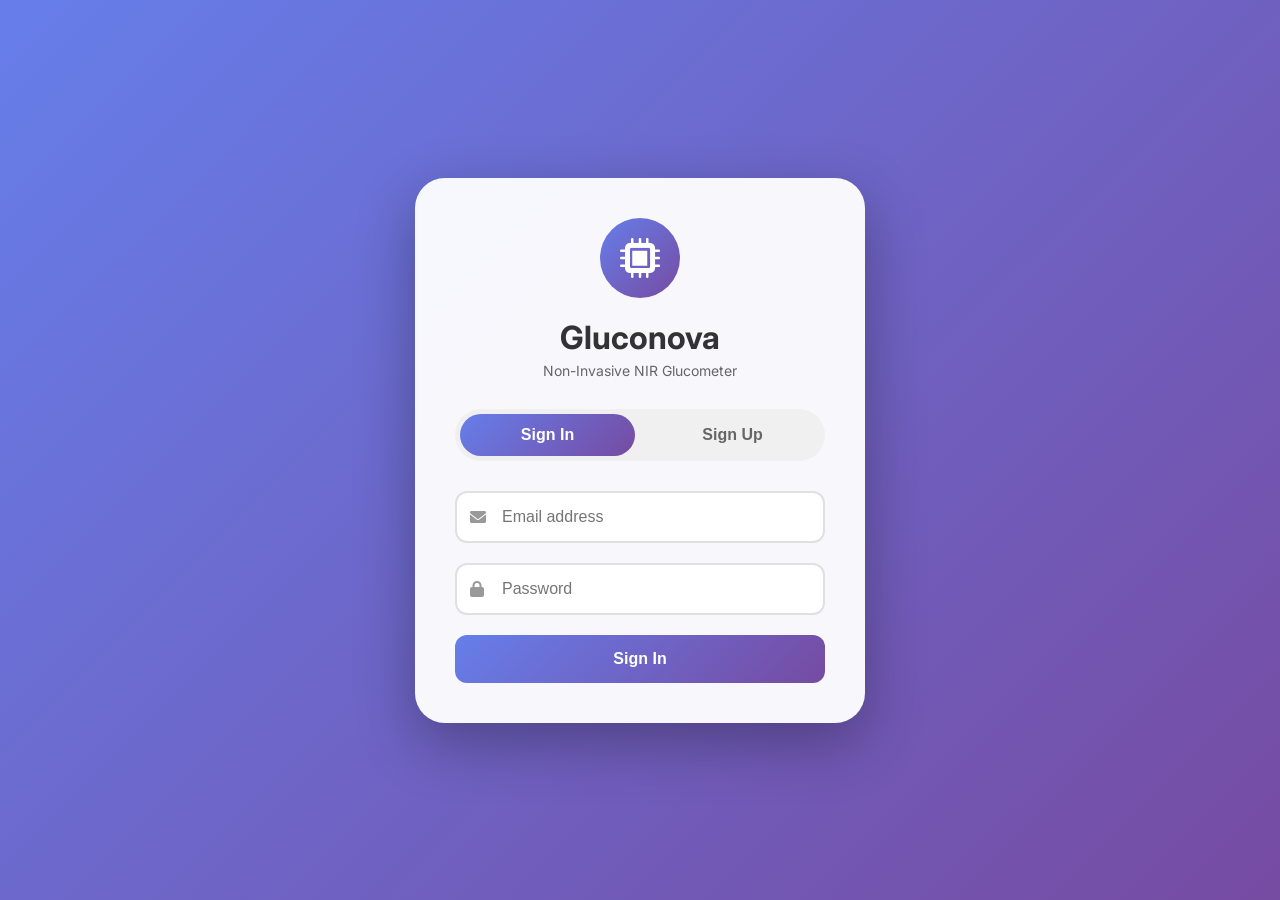
<file: frontend/index.html>
<!DOCTYPE html>
<html lang="en">

<head>
    <meta charset="UTF-8">
    <meta name="viewport" content="width=device-width, initial-scale=1.0">
    <title>Gluconova - Non-Invasive Glucometer</title>
    <link rel="stylesheet" href="style.css">
    <link href="https://fonts.googleapis.com/css2?family=Inter:wght@300;400;500;600;700;800&display=swap"
        rel="stylesheet">
    <link rel="stylesheet" href="https://cdnjs.cloudflare.com/ajax/libs/font-awesome/6.0.0-beta3/css/all.min.css">
</head>

<body>
    <div class="auth-container">
        <div class="auth-card">
            <div class="logo-section">
                <div class="logo-icon">
                    <i class="fas fa-microchip"></i>
                </div>
                <h1>Gluconova</h1>
                <p>Non-Invasive NIR Glucometer</p>
            </div>

            <div class="auth-tabs">
                <button class="tab-btn active" data-tab="login">Sign In</button>
                <button class="tab-btn" data-tab="signup">Sign Up</button>
            </div>

            <!-- Login Form -->
            <form id="loginForm" class="auth-form active">
                <div class="input-group">
                    <i class="fas fa-envelope"></i>
                    <input type="email" id="loginEmail" placeholder="Email address" required>
                </div>
                <div class="input-group">
                    <i class="fas fa-lock"></i>
                    <input type="password" id="loginPassword" placeholder="Password" required>
                </div>
                <button type="submit" class="auth-btn">Sign In</button>
            </form>

            <!-- Signup Form -->
            <form id="signupForm" class="auth-form">
                <div class="input-group">
                    <i class="fas fa-user"></i>
                    <input type="text" id="signupName" placeholder="Full name" required>
                </div>
                <div class="input-group">
                    <i class="fas fa-envelope"></i>
                    <input type="email" id="signupEmail" placeholder="Email address" required>
                </div>
                <div class="input-group">
                    <i class="fas fa-lock"></i>
                    <input type="password" id="signupPassword" placeholder="Password" required>
                </div>
                <button type="submit" class="auth-btn">Create Account</button>
            </form>
        </div>
    </div>

    <script src="auth.js"></script>
</body>

</html>
</file>
<file: frontend/style.css>
* {
    margin: 0;
    padding: 0;
    box-sizing: border-box;
}

body {
    font-family: 'Inter', sans-serif;
    background: linear-gradient(135deg, #667eea 0%, #764ba2 100%);
    min-height: 100vh;
}

/* Auth Styles */
.auth-container {
    min-height: 100vh;
    display: flex;
    align-items: center;
    justify-content: center;
    padding: 20px;
}

.auth-card {
    background: rgba(255, 255, 255, 0.95);
    border-radius: 30px;
    padding: 40px;
    width: 100%;
    max-width: 450px;
    box-shadow: 0 20px 60px rgba(0, 0, 0, 0.3);
    animation: slideUp 0.5s ease;
}

@keyframes slideUp {
    from {
        opacity: 0;
        transform: translateY(30px);
    }

    to {
        opacity: 1;
        transform: translateY(0);
    }
}

.logo-section {
    text-align: center;
    margin-bottom: 30px;
}

.logo-icon {
    width: 80px;
    height: 80px;
    background: linear-gradient(135deg, #667eea 0%, #764ba2 100%);
    border-radius: 50%;
    display: flex;
    align-items: center;
    justify-content: center;
    margin: 0 auto 20px;
}

.logo-icon i {
    font-size: 40px;
    color: white;
}

.logo-section h1 {
    font-size: 32px;
    color: #333;
    margin-bottom: 5px;
}

.logo-section p {
    color: #666;
    font-size: 14px;
}

.auth-tabs {
    display: flex;
    gap: 10px;
    margin-bottom: 30px;
    background: #f0f0f0;
    padding: 5px;
    border-radius: 50px;
}

.tab-btn {
    flex: 1;
    padding: 12px;
    border: none;
    background: transparent;
    font-size: 16px;
    font-weight: 600;
    cursor: pointer;
    border-radius: 50px;
    transition: all 0.3s;
    color: #666;
}

.tab-btn.active {
    background: linear-gradient(135deg, #667eea 0%, #764ba2 100%);
    color: white;
}

.auth-form {
    display: none;
}

.auth-form.active {
    display: block;
    animation: fadeIn 0.3s ease;
}

@keyframes fadeIn {
    from {
        opacity: 0;
    }

    to {
        opacity: 1;
    }
}

.input-group {
    position: relative;
    margin-bottom: 20px;
}

.input-group i {
    position: absolute;
    left: 15px;
    top: 50%;
    transform: translateY(-50%);
    color: #999;
}

.input-group input {
    width: 100%;
    padding: 15px 15px 15px 45px;
    border: 2px solid #e0e0e0;
    border-radius: 12px;
    font-size: 16px;
    transition: all 0.3s;
}

.input-group input:focus {
    outline: none;
    border-color: #667eea;
}

.auth-btn {
    width: 100%;
    padding: 15px;
    background: linear-gradient(135deg, #667eea 0%, #764ba2 100%);
    border: none;
    border-radius: 12px;
    color: white;
    font-size: 16px;
    font-weight: 600;
    cursor: pointer;
    transition: transform 0.2s;
}

.auth-btn:hover {
    transform: translateY(-2px);
}

/* Dashboard Styles */
.dashboard {
    min-height: 100vh;
    background: #f5f5f5;
}

.navbar {
    background: white;
    padding: 20px 40px;
    display: flex;
    justify-content: space-between;
    align-items: center;
    box-shadow: 0 2px 10px rgba(0, 0, 0, 0.1);
}

.nav-brand {
    font-size: 24px;
    font-weight: 700;
    color: #667eea;
}

.nav-brand i {
    margin-right: 10px;
}

.nav-user {
    display: flex;
    align-items: center;
    gap: 20px;
}

.logout-btn {
    padding: 8px 16px;
    background: #f44336;
    color: white;
    border: none;
    border-radius: 8px;
    cursor: pointer;
    transition: all 0.3s;
}

.logout-btn:hover {
    background: #d32f2f;
    transform: translateY(-2px);
}

.dashboard-content {
    max-width: 1400px;
    margin: 0 auto;
    padding: 30px;
}

.stats-grid {
    display: grid;
    grid-template-columns: repeat(auto-fit, minmax(300px, 1fr));
    gap: 20px;
    margin-bottom: 30px;
}

.stat-card {
    background: white;
    padding: 25px;
    border-radius: 20px;
    display: flex;
    align-items: center;
    gap: 20px;
    box-shadow: 0 5px 15px rgba(0, 0, 0, 0.08);
    transition: transform 0.3s;
}

.stat-card:hover {
    transform: translateY(-5px);
}

.stat-icon {
    width: 60px;
    height: 60px;
    background: linear-gradient(135deg, #667eea 0%, #764ba2 100%);
    border-radius: 15px;
    display: flex;
    align-items: center;
    justify-content: center;
}

.stat-icon i {
    font-size: 30px;
    color: white;
}

.stat-info h3 {
    color: #666;
    font-size: 14px;
    margin-bottom: 8px;
}

.stat-value {
    font-size: 32px;
    font-weight: 700;
    color: #333;
}

.stat-value i {
    font-size: 12px;
    color: #4caf50;
}

.chart-card,
.card {
    background: white;
    border-radius: 20px;
    padding: 25px;
    margin-bottom: 30px;
    box-shadow: 0 5px 15px rgba(0, 0, 0, 0.08);
}

.card-header {
    display: flex;
    justify-content: space-between;
    align-items: center;
    margin-bottom: 20px;
    flex-wrap: wrap;
    gap: 15px;
}

.card-header h2 {
    font-size: 20px;
    color: #333;
}

.card-header h2 i {
    color: #667eea;
    margin-right: 10px;
}

.btn-primary,
.btn-secondary {
    padding: 10px 20px;
    border: none;
    border-radius: 10px;
    font-weight: 600;
    cursor: pointer;
    transition: all 0.3s;
}

.btn-primary {
    background: linear-gradient(135deg, #667eea 0%, #764ba2 100%);
    color: white;
}

.btn-secondary {
    background: #f0f0f0;
    color: #333;
}

.btn-primary:hover,
.btn-secondary:hover {
    transform: translateY(-2px);
}

.two-columns {
    display: grid;
    grid-template-columns: repeat(auto-fit, minmax(400px, 1fr));
    gap: 30px;
    margin-bottom: 30px;
}

.food-predictor {
    display: flex;
    flex-direction: column;
    gap: 15px;
}

.prediction-result {
    padding: 15px;
    background: #e8f5e9;
    border-radius: 10px;
    border-left: 4px solid #4caf50;
    margin-top: 10px;
}

.prediction-result.hidden {
    display: none;
}

.weekly-report {
    max-height: 400px;
    overflow-y: auto;
}

.report-item {
    padding: 12px;
    border-bottom: 1px solid #e0e0e0;
    display: flex;
    justify-content: space-between;
    align-items: center;
}

.report-item:last-child {
    border-bottom: none;
}

.report-food {
    font-weight: 600;
    color: #333;
}

.report-impact {
    color: #667eea;
    font-weight: 600;
}

.insights-list {
    display: flex;
    flex-direction: column;
    gap: 12px;
}

.insight-item {
    padding: 12px;
    background: #f8f9fa;
    border-radius: 10px;
    border-left: 4px solid #667eea;
}

.readings-list {
    max-height: 300px;
    overflow-y: auto;
}

.reading-item {
    padding: 12px;
    border-bottom: 1px solid #e0e0e0;
    display: flex;
    justify-content: space-between;
    align-items: center;
}

.reading-value {
    font-weight: 700;
    font-size: 18px;
}

.reading-value.high {
    color: #f44336;
}

.reading-value.normal {
    color: #4caf50;
}

.reading-value.low {
    color: #ff9800;
}

.reading-time {
    color: #999;
    font-size: 12px;
}

.text-muted {
    color: #999;
    text-align: center;
    padding: 20px;
}

@media (max-width: 768px) {
    .dashboard-content {
        padding: 15px;
    }

    .stats-grid {
        grid-template-columns: 1fr;
    }

    .two-columns {
        grid-template-columns: 1fr;
    }

    .card-header {
        flex-direction: column;
        align-items: flex-start;
    }
}
</file>
